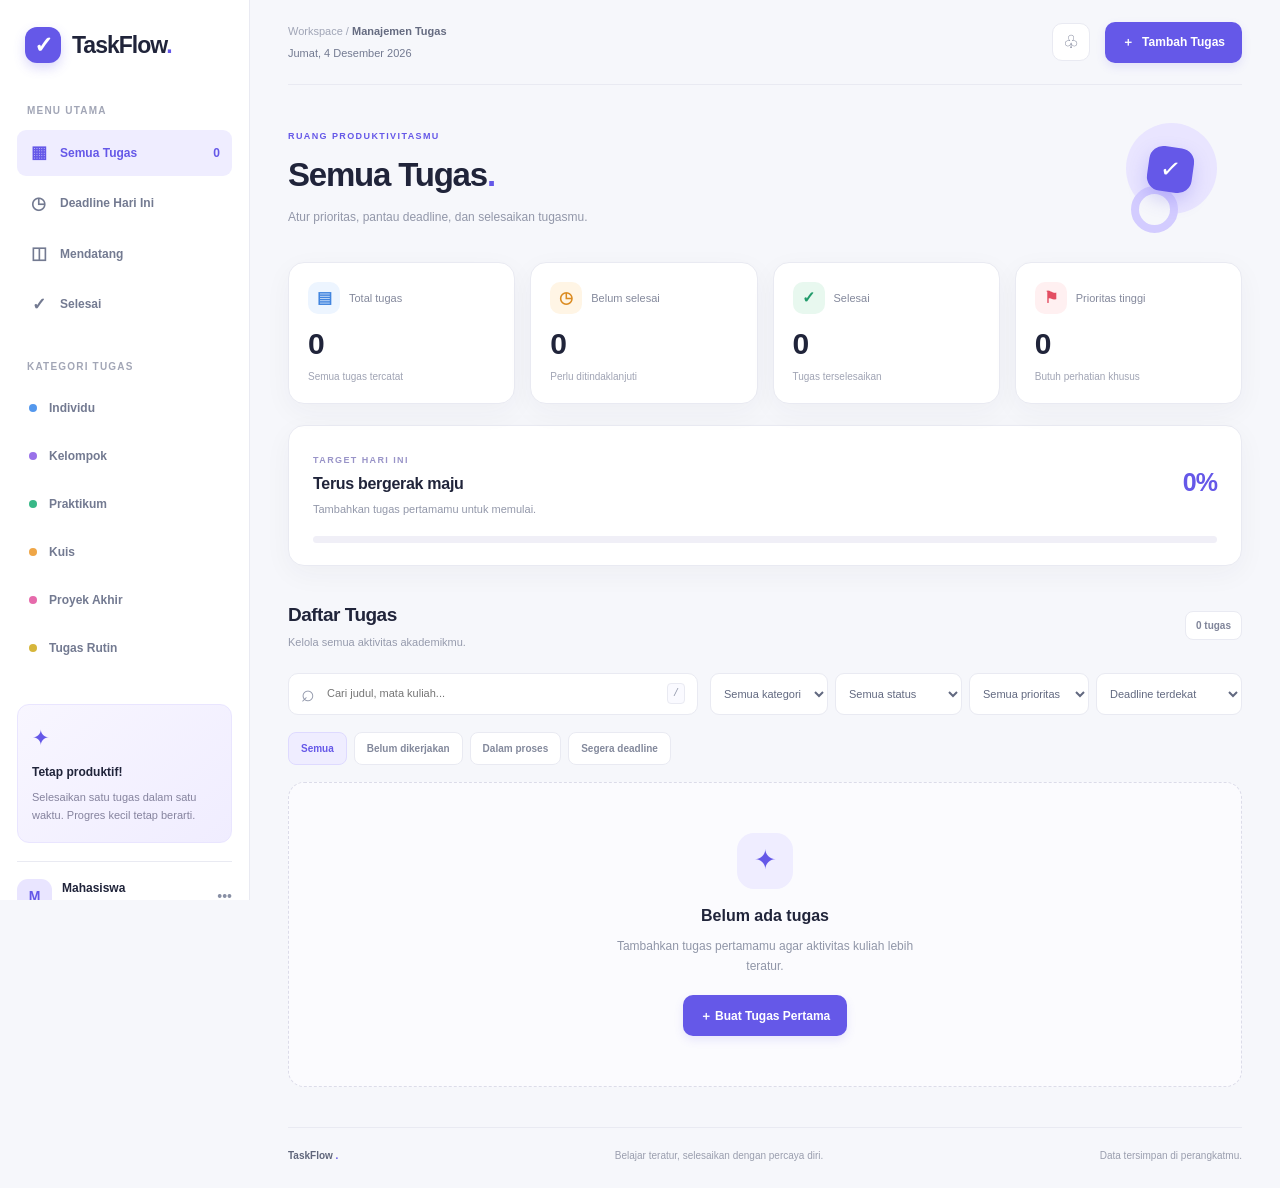
<file: index.html>
<!DOCTYPE html>
<html lang="id">
<head>
  <meta charset="UTF-8">
  <meta name="viewport" content="width=device-width, initial-scale=1.0">
  <meta name="theme-color" content="#f6f7fb">
  <meta name="description" content="Aplikasi manajemen tugas dan deadline mahasiswa">
  <title>TaskFlow — Manajemen Tugas Mahasiswa</title>
  <link rel="stylesheet" href="style.css">
  <script src="app.js" defer></script>
</head>
<body>
  <div class="app-layout">
    <aside class="sidebar" id="sidebar">
      <a href="#" class="brand" aria-label="TaskFlow beranda">
        <span class="brand-icon">✓</span>
        <span>TaskFlow<span class="brand-dot">.</span></span>
      </a>

      <div class="sidebar-label">MENU UTAMA</div>
      <nav class="navigation" aria-label="Navigasi utama">
        <button class="nav-item active" data-view="all">
          <span>▦</span> Semua Tugas
          <span class="nav-count" id="allCount">0</span>
        </button>
        <button class="nav-item" data-view="today">
          <span>◷</span> Deadline Hari Ini
        </button>
        <button class="nav-item" data-view="upcoming">
          <span>◫</span> Mendatang
        </button>
        <button class="nav-item" data-view="completed">
          <span>✓</span> Selesai
        </button>
      </nav>

      <div class="sidebar-label category-heading">KATEGORI TUGAS</div>
      <nav class="navigation" aria-label="Kategori tugas">
        <button class="nav-item category-nav" data-category="Individu">
          <span class="category-dot dot-blue"></span> Individu
        </button>
        <button class="nav-item category-nav" data-category="Kelompok">
          <span class="category-dot dot-purple"></span> Kelompok
        </button>
        <button class="nav-item category-nav" data-category="Praktikum">
          <span class="category-dot dot-green"></span> Praktikum
        </button>
        <button class="nav-item category-nav" data-category="Kuis">
          <span class="category-dot dot-orange"></span> Kuis
        </button>
        <button class="nav-item category-nav" data-category="Proyek Akhir">
          <span class="category-dot dot-pink"></span> Proyek Akhir
        </button>
        <button class="nav-item category-nav" data-category="Tugas Rutin">
          <span class="category-dot dot-yellow"></span> Tugas Rutin
        </button>
      </nav>

      <div class="sidebar-bottom">
        <div class="tip-card">
          <span class="tip-icon">✦</span>
          <strong>Tetap produktif!</strong>
          <p>Selesaikan satu tugas dalam satu waktu. Progres kecil tetap berarti.</p>
        </div>
        <div class="profile">
          <div class="avatar">M</div>
          <div class="profile-info">
            <strong>Mahasiswa</strong>
            <span>Student workspace</span>
          </div>
          <span class="profile-menu">•••</span>
        </div>
      </div>
    </aside>

    <main class="main-content">
      <header class="topbar">
        <div class="topbar-left">
          <button class="icon-button menu-toggle" id="menuToggle"
            aria-label="Buka navigasi" aria-expanded="false">☰</button>
          <div>
            <div class="breadcrumb">Workspace / <span>Manajemen Tugas</span></div>
            <p class="date-label" id="currentDate">Dashboard mahasiswa</p>
          </div>
        </div>
        <div class="topbar-actions">
          <button class="icon-button notification-button" id="notificationButton"
            aria-label="Lihat pengingat" title="Lihat tugas mendekati deadline">
            ♧ <span class="notification-dot" id="notificationDot" hidden></span>
          </button>
          <button class="button button-primary desktop-add" id="addTaskTop">
            <span>＋</span> Tambah Tugas
          </button>
        </div>
      </header>

      <section class="welcome-section">
        <div>
          <p class="eyebrow">RUANG PRODUKTIVITASMU</p>
          <h1 id="pageTitle">Semua Tugas<span class="heading-period">.</span></h1>
          <p class="welcome-description">Atur prioritas, pantau deadline, dan selesaikan tugasmu.</p>
        </div>
        <div class="welcome-decoration" aria-hidden="true">
          <span class="decoration-circle circle-one"></span>
          <span class="decoration-circle circle-two"></span>
          <span class="decoration-check">✓</span>
        </div>
      </section>

      <section class="stats-grid" aria-label="Ringkasan tugas">
        <article class="stat-card">
          <div class="stat-top">
            <span class="stat-icon stat-icon-blue">▤</span>
            <span class="stat-caption">Total tugas</span>
          </div>
          <div class="stat-number" id="totalStat">0</div>
          <p class="stat-foot">Semua tugas tercatat</p>
        </article>
        <article class="stat-card">
          <div class="stat-top">
            <span class="stat-icon stat-icon-orange">◷</span>
            <span class="stat-caption">Belum selesai</span>
          </div>
          <div class="stat-number" id="pendingStat">0</div>
          <p class="stat-foot">Perlu ditindaklanjuti</p>
        </article>
        <article class="stat-card">
          <div class="stat-top">
            <span class="stat-icon stat-icon-green">✓</span>
            <span class="stat-caption">Selesai</span>
          </div>
          <div class="stat-number" id="completedStat">0</div>
          <p class="stat-foot">Tugas terselesaikan</p>
        </article>
        <article class="stat-card">
          <div class="stat-top">
            <span class="stat-icon stat-icon-red">⚑</span>
            <span class="stat-caption">Prioritas tinggi</span>
          </div>
          <div class="stat-number" id="highStat">0</div>
          <p class="stat-foot">Butuh perhatian khusus</p>
        </article>
      </section>

      <section class="progress-panel">
        <div class="progress-copy">
          <div>
            <span class="section-kicker">TARGET HARI INI</span>
            <h2>Terus bergerak maju</h2>
            <p id="progressText">Belum ada tugas yang diselesaikan.</p>
          </div>
          <strong class="progress-percentage" id="progressPercent">0%</strong>
        </div>
        <div class="progress-track">
          <div class="progress-fill" id="progressFill"></div>
        </div>
      </section>

      <section class="tasks-section" id="tasksSection">
        <div class="section-header">
          <div>
            <h2>Daftar Tugas</h2>
            <p id="taskListDescription">Kelola semua aktivitas akademikmu.</p>
          </div>
          <span class="result-count" id="resultCount">0 tugas</span>
        </div>

        <div class="toolbar">
          <label class="search-box">
            <span aria-hidden="true">⌕</span>
            <input type="search" id="searchInput"
              placeholder="Cari judul, mata kuliah..." autocomplete="off">
            <kbd>/</kbd>
          </label>
          <div class="toolbar-filters">
            <select id="categoryFilter" aria-label="Filter kategori">
              <option value="all">Semua kategori</option>
              <option>Individu</option>
              <option>Kelompok</option>
              <option>Praktikum</option>
              <option>Kuis</option>
              <option>Proyek Akhir</option>
              <option>Tugas Rutin</option>
            </select>
            <select id="statusFilter" aria-label="Filter status">
              <option value="all">Semua status</option>
              <option value="Belum Dikerjakan">Belum Dikerjakan</option>
              <option value="Proses">Proses</option>
              <option value="Selesai">Selesai</option>
            </select>
            <select id="priorityFilter" aria-label="Filter prioritas">
              <option value="all">Semua prioritas</option>
              <option value="Tinggi">Prioritas tinggi</option>
              <option value="Sedang">Prioritas sedang</option>
              <option value="Rendah">Prioritas rendah</option>
            </select>
            <select id="sortFilter" aria-label="Urutkan tugas">
              <option value="deadline">Deadline terdekat</option>
              <option value="priority">Prioritas tertinggi</option>
              <option value="newest">Terbaru ditambahkan</option>
              <option value="oldest">Terlama ditambahkan</option>
            </select>
          </div>
        </div>

        <div class="quick-filters" aria-label="Filter cepat">
          <button class="quick-filter active" data-quick="all">Semua</button>
          <button class="quick-filter" data-quick="Belum Dikerjakan">Belum dikerjakan</button>
          <button class="quick-filter" data-quick="Proses">Dalam proses</button>
          <button class="quick-filter" data-quick="dueSoon">Segera deadline</button>
        </div>

        <div class="task-list" id="taskList" aria-live="polite"></div>

        <div class="empty-state" id="emptyState" hidden>
          <div class="empty-illustration">✦</div>
          <h3 id="emptyTitle">Belum ada tugas</h3>
          <p id="emptyDescription">Tambahkan tugas pertamamu agar aktivitas kuliah lebih teratur.</p>
          <button class="button button-primary" id="emptyAddButton">＋ Buat Tugas Pertama</button>
        </div>
      </section>

      <footer class="page-footer">
        <span>TaskFlow <span class="brand-dot">.</span></span>
        <span>Belajar teratur, selesaikan dengan percaya diri.</span>
        <span>Data tersimpan di perangkatmu.</span>
      </footer>
    </main>
  </div>

  <button class="fab" id="fabAdd" aria-label="Tambah tugas baru">＋</button>
  <div class="sidebar-overlay" id="sidebarOverlay"></div>

  <dialog class="task-dialog" id="taskDialog" aria-labelledby="dialogTitle">
    <form id="taskForm">
      <div class="dialog-header">
        <div>
          <p class="eyebrow">WORKSPACE AKADEMIK</p>
          <h2 id="dialogTitle">Tambah Tugas</h2>
          <p>Lengkapi detail tugas agar lebih mudah dikelola.</p>
        </div>
        <button type="button" class="icon-button close-dialog"
          id="closeDialog" aria-label="Tutup formulir">×</button>
      </div>

      <input type="hidden" id="taskId">

      <div class="form-grid">
        <div class="form-field full-width">
          <label for="taskTitle">Judul tugas <span>*</span></label>
          <input id="taskTitle" name="title" type="text" maxlength="120"
            placeholder="Contoh: Laporan praktikum basis data" required>
          <small class="field-hint">Gunakan judul yang jelas dan mudah dikenali.</small>
        </div>

        <div class="form-field">
          <label for="course">Mata kuliah <span>*</span></label>
          <input id="course" name="course" type="text" maxlength="100"
            placeholder="Contoh: Pemrograman Web" required>
        </div>

        <div class="form-field">
          <label for="category">Kategori <span>*</span></label>
          <select id="category" name="category" required>
            <option value="Individu">Individu</option>
            <option value="Kelompok">Kelompok</option>
            <option value="Praktikum">Praktikum</option>
            <option value="Kuis">Kuis</option>
            <option value="Proyek Akhir">Proyek Akhir</option>
            <option value="Tugas Rutin">Tugas Rutin</option>
          </select>
        </div>

        <div class="form-field">
          <label for="priority">Prioritas <span>*</span></label>
          <select id="priority" name="priority" required>
            <option value="Tinggi">🔴 Tinggi</option>
            <option value="Sedang" selected>🟠 Sedang</option>
            <option value="Rendah">🟢 Rendah</option>
          </select>
        </div>

        <div class="form-field">
          <label for="status">Status pengerjaan <span>*</span></label>
          <select id="status" name="status" required>
            <option value="Belum Dikerjakan">Belum Dikerjakan</option>
            <option value="Proses">Proses</option>
            <option value="Selesai">Selesai</option>
          </select>
        </div>

        <div class="form-field full-width">
          <label for="deadline">Tanggal dan waktu deadline <span>*</span></label>
          <input id="deadline" name="deadline" type="datetime-local" required>
          <small class="field-hint">Deadline lampau diperbolehkan untuk mencatat tugas terlambat.</small>
        </div>

        <div class="form-field full-width">
          <label for="description">Catatan tugas</label>
          <textarea id="description" name="description" rows="3" maxlength="1000"
            placeholder="Instruksi dosen, pembagian tugas, atau catatan penting..."></textarea>
        </div>
      </div>

      <div class="dialog-actions">
        <button type="button" class="button button-secondary" id="cancelDialog">Batal</button>
        <button type="submit" class="button button-primary" id="saveTaskButton">
          Simpan Tugas
        </button>
      </div>
    </form>
  </dialog>

  <div class="toast-container" id="toastContainer" aria-live="polite" aria-atomic="true"></div>
</body>
</html>
</file>
<file: style.css>
:root {
  --bg: #f6f7fb;
  --surface: #ffffff;
  --text: #20243a;
  --muted: #8990a5;
  --primary: #6558e8;
  --primary-dark: #5145d0;
  --primary-light: #efedff;
  --border: #e9eaf2;
  --red: #e34e62;
  --red-bg: #fff0f1;
  --orange: #db8b20;
  --orange-bg: #fff5e5;
  --green: #229b6b;
  --green-bg: #e8f8ef;
  --blue: #4285df;
  --purple: #8964dc;
  --shadow: 0 8px 28px rgba(35, 39, 75, .045);
  --radius: 16px;
}

* {
  box-sizing: border-box;
}

html {
  scroll-behavior: smooth;
}

body {
  margin: 0;
  background: var(--bg);
  color: var(--text);
  font-family: Inter, -apple-system, BlinkMacSystemFont, "Segoe UI",
    Roboto, sans-serif;
  font-size: 14px;
  line-height: 1.5;
}

button, input, select, textarea {
  font: inherit;
}

button {
  cursor: pointer;
}

button:focus-visible, input:focus-visible, select:focus-visible,
textarea:focus-visible, a:focus-visible {
  outline: 3px solid #aaa2ff;
  outline-offset: 3px;
}

button:disabled {
  cursor: not-allowed;
  opacity: .6;
}

[hidden] {
  display: none !important;
}

.app-layout {
  min-height: 100vh;
}

.sidebar {
  position: fixed;
  inset: 0 auto 0 0;
  z-index: 30;
  display: flex;
  flex-direction: column;
  width: 250px;
  padding: 27px 17px 15px;
  overflow-y: auto;
  background: var(--surface);
  border-right: 1px solid var(--border);
}

.brand {
  display: flex;
  align-items: center;
  gap: 11px;
  margin: 0 8px 40px;
  color: var(--text);
  font-size: 23px;
  font-weight: 800;
  letter-spacing: -1px;
  text-decoration: none;
}

.brand-icon {
  display: grid;
  width: 36px;
  height: 36px;
  place-items: center;
  border-radius: 12px;
  color: white;
  background: var(--primary);
  font-size: 23px;
  box-shadow: 0 5px 12px #6558e83b;
}

.brand-dot, .heading-period {
  color: var(--primary);
}

.sidebar-label {
  margin: 0 10px 12px;
  color: #a2a6b6;
  font-size: 10px;
  font-weight: 800;
  letter-spacing: 1.2px;
}

.navigation {
  display: grid;
  gap: 5px;
}

.nav-item {
  display: flex;
  align-items: center;
  gap: 12px;
  width: 100%;
  min-height: 43px;
  padding: 10px 12px;
  border: 0;
  border-radius: 9px;
  background: transparent;
  color: #737a91;
  text-align: left;
  font-size: 12px;
  font-weight: 600;
  transition: background .2s, color .2s;
}

.nav-item > span:first-child {
  width: 19px;
  text-align: center;
  font-size: 17px;
}

.nav-item:hover {
  color: var(--primary);
  background: #f8f7ff;
}

.nav-item.active {
  color: var(--primary);
  background: var(--primary-light);
  font-weight: 750;
}

.nav-count {
  margin-left: auto;
  font-size: 12px;
}

.category-heading {
  margin-top: 32px;
}

.category-dot {
  display: inline-block;
  flex: 0 0 8px;
  width: 8px;
  height: 8px;
  border-radius: 50%;
}

.dot-blue { background: #5498ed; }
.dot-purple { background: #9971e9; }
.dot-green { background: #38b887; }
.dot-orange { background: #efa647; }
.dot-pink { background: #e66aab; }
.dot-yellow { background: #d6b63b; }

.sidebar-bottom {
  margin-top: auto;
  padding-top: 35px;
}

.tip-card {
  padding: 17px 14px;
  border: 1px solid #e9e5ff;
  border-radius: 12px;
  background: linear-gradient(140deg, #f8f6ff, #f0edff);
}

.tip-icon {
  display: block;
  margin-bottom: 7px;
  color: var(--primary);
  font-size: 21px;
}

.tip-card strong {
  font-size: 12px;
}

.tip-card p {
  margin: 6px 0 0;
  color: #85839e;
  font-size: 11px;
  line-height: 1.7;
}

.profile {
  display: flex;
  align-items: center;
  gap: 10px;
  margin-top: 18px;
  padding-top: 17px;
  border-top: 1px solid var(--border);
}

.avatar {
  display: grid;
  flex: 0 0 35px;
  width: 35px;
  height: 35px;
  place-items: center;
  border-radius: 11px;
  background: #e9e5ff;
  color: var(--primary);
  font-weight: 800;
}

.profile-info {
  display: grid;
  gap: 2px;
}

.profile-info strong {
  font-size: 12px;
}

.profile-info span {
  color: var(--muted);
  font-size: 10px;
}

.profile-menu {
  margin-left: auto;
  color: var(--muted);
}

.main-content {
  min-width: 0;
  max-width: 1800px;
  margin-left: 250px;
  padding: 0 38px;
}

.topbar {
  display: flex;
  min-height: 85px;
  align-items: center;
  justify-content: space-between;
  gap: 15px;
  border-bottom: 1px solid var(--border);
}

.topbar-left, .topbar-actions {
  display: flex;
  align-items: center;
  gap: 15px;
}

.breadcrumb {
  color: #a0a5b6;
  font-size: 11px;
}

.breadcrumb span {
  color: #656b80;
  font-weight: 600;
}

.date-label {
  margin: 5px 0 0;
  color: #737a91;
  font-size: 11px;
}

.icon-button {
  position: relative;
  display: grid;
  flex: 0 0 38px;
  width: 38px;
  height: 38px;
  place-items: center;
  border: 1px solid var(--border);
  border-radius: 10px;
  background: white;
  color: #737990;
  font-size: 18px;
  transition: background .2s;
}

.icon-button:hover {
  background: #f4f2ff;
}

.menu-toggle {
  display: none;
}

.notification-dot {
  position: absolute;
  top: 7px;
  right: 7px;
  width: 7px;
  height: 7px;
  border: 1px solid white;
  border-radius: 50%;
  background: var(--red);
}

.button {
  display: inline-flex;
  align-items: center;
  justify-content: center;
  gap: 8px;
  min-height: 41px;
  padding: 0 16px;
  border: 1px solid transparent;
  border-radius: 10px;
  font-size: 12px;
  font-weight: 700;
  transition: transform .18s, background .18s, box-shadow .18s;
}

.button:active {
  transform: scale(.98);
}

.button-primary {
  background: var(--primary);
  color: white;
  box-shadow: 0 4px 10px #6558e821;
}

.button-primary:hover {
  background: var(--primary-dark);
  box-shadow: 0 6px 15px #6558e82e;
}

.button-secondary {
  border-color: var(--border);
  background: white;
  color: #737990;
}

.button-secondary:hover {
  background: #f6f6fb;
}

.welcome-section {
  position: relative;
  display: flex;
  min-height: 177px;
  align-items: center;
  justify-content: space-between;
  overflow: hidden;
  padding: 28px 0 20px;
}

.eyebrow, .section-kicker {
  margin: 0 0 7px;
  color: var(--primary);
  font-size: 9px;
  font-weight: 800;
  letter-spacing: 1.4px;
}

.welcome-section h1 {
  margin: 0;
  font-size: clamp(25px, 3vw, 33px);
  font-weight: 800;
  letter-spacing: -1.2px;
}

.welcome-description {
  margin: 8px 0 0;
  color: #9297a9;
  font-size: 12px;
}

.welcome-decoration {
  position: relative;
  flex: 0 0 115px;
  height: 110px;
  margin-right: 25px;
}

.decoration-circle {
  position: absolute;
  display: block;
  border-radius: 50%;
}

.circle-one {
  top: 0;
  right: 0;
  width: 91px;
  height: 91px;
  background: #e9e5ff;
}

.circle-two {
  right: 39px;
  bottom: 0;
  width: 47px;
  height: 47px;
  border: 8px solid #d3ccff;
  background: #f6f7fb;
}

.decoration-check {
  position: absolute;
  top: 24px;
  right: 24px;
  display: grid;
  width: 45px;
  height: 45px;
  place-items: center;
  border-radius: 14px;
  background: var(--primary);
  color: white;
  font-size: 25px;
  transform: rotate(8deg);
  box-shadow: 0 8px 18px #6558e840;
}

.stats-grid {
  display: grid;
  grid-template-columns: repeat(4, minmax(0, 1fr));
  gap: 15px;
}

.stat-card {
  min-width: 0;
  padding: 19px;
  border: 1px solid var(--border);
  border-radius: var(--radius);
  background: white;
  box-shadow: var(--shadow);
  transition: transform .2s, box-shadow .2s;
}

.stat-card:hover {
  transform: translateY(-2px);
  box-shadow: 0 12px 30px #25264a0c;
}

.stat-top {
  display: flex;
  align-items: center;
  gap: 9px;
}

.stat-icon {
  display: grid;
  flex: 0 0 32px;
  width: 32px;
  height: 32px;
  place-items: center;
  border-radius: 10px;
  font-size: 16px;
  font-weight: 800;
}

.stat-icon-blue { color: var(--blue); background: #edf5ff; }
.stat-icon-orange { color: var(--orange); background: var(--orange-bg); }
.stat-icon-green { color: var(--green); background: var(--green-bg); }
.stat-icon-red { color: var(--red); background: var(--red-bg); }

.stat-caption {
  overflow: hidden;
  color: #84899c;
  font-size: 11px;
  text-overflow: ellipsis;
  white-space: nowrap;
}

.stat-number {
  margin-top: 13px;
  font-size: 30px;
  font-weight: 800;
  line-height: 1.1;
  letter-spacing: -1px;
}

.stat-foot {
  margin: 9px 0 0;
  color: #a0a4b4;
  font-size: 10px;
}

.progress-panel {
  margin-top: 21px;
  padding: 22px 24px;
  border: 1px solid var(--border);
  border-radius: var(--radius);
  background: white;
  box-shadow: var(--shadow);
}

.progress-copy {
  display: flex;
  align-items: center;
  justify-content: space-between;
  gap: 12px;
}

.section-kicker {
  color: #9994c8;
  font-size: 9px;
}

.progress-copy h2 {
  margin: 3px 0 0;
  font-size: 16px;
  letter-spacing: -.3px;
}

.progress-copy p {
  margin: 5px 0 0;
  color: #9398aa;
  font-size: 11px;
}

.progress-percentage {
  color: var(--primary);
  font-size: 25px;
  letter-spacing: -1px;
}

.progress-track {
  height: 7px;
  margin-top: 18px;
  overflow: hidden;
  border-radius: 10px;
  background: #f0eff7;
}

.progress-fill {
  width: 0;
  height: 100%;
  border-radius: inherit;
  background: linear-gradient(90deg, #8b7dff, var(--primary));
  transition: width .4s ease;
}

.tasks-section {
  margin-top: 35px;
}

.section-header {
  display: flex;
  align-items: center;
  justify-content: space-between;
  gap: 15px;
}

.section-header h2 {
  margin: 0;
  font-size: 19px;
  font-weight: 800;
  letter-spacing: -.5px;
}

.section-header p {
  margin: 5px 0 0;
  color: #969bad;
  font-size: 11px;
}

.result-count {
  flex-shrink: 0;
  padding: 6px 10px;
  border: 1px solid var(--border);
  border-radius: 8px;
  background: white;
  color: #7f8499;
  font-size: 10px;
  font-weight: 700;
}

.toolbar {
  display: grid;
  grid-template-columns: minmax(180px, 1fr) auto;
  gap: 12px;
  margin-top: 22px;
}

.search-box {
  display: flex;
  min-width: 0;
  height: 42px;
  align-items: center;
  gap: 10px;
  padding: 0 12px;
  border: 1px solid var(--border);
  border-radius: 10px;
  background: white;
  color: #9298ab;
}

.search-box > span {
  font-size: 23px;
}

.search-box input {
  width: 100%;
  min-width: 0;
  border: 0;
  outline: none;
  background: transparent;
  color: var(--text);
  font-size: 11px;
}

.search-box input:focus-visible {
  outline: none;
}

.search-box kbd {
  padding: 2px 5px;
  border: 1px solid var(--border);
  border-radius: 4px;
  background: #fafaff;
  font-size: 10px;
}

.toolbar-filters {
  display: flex;
  flex-wrap: wrap;
  gap: 7px;
}

.toolbar-filters select, .form-field select,
.form-field input, .form-field textarea {
  min-width: 0;
  border: 1px solid var(--border);
  border-radius: 9px;
  background: white;
  color: #626980;
  font-size: 11px;
}

.toolbar-filters select {
  max-width: 160px;
  height: 42px;
  padding: 0 9px;
}

.quick-filters {
  display: flex;
  gap: 7px;
  margin: 17px 0;
  overflow-x: auto;
  scrollbar-width: thin;
}

.quick-filter {
  flex-shrink: 0;
  padding: 8px 12px;
  border: 1px solid var(--border);
  border-radius: 8px;
  background: white;
  color: #83899c;
  font-size: 10px;
  font-weight: 600;
  transition: .2s;
}

.quick-filter:hover, .quick-filter.active {
  border-color: #dedaff;
  background: var(--primary-light);
  color: var(--primary);
}

.task-list {
  display: grid;
  grid-template-columns: repeat(2, minmax(0, 1fr));
  gap: 13px;
}

.task-card {
  min-width: 0;
  padding: 17px;
  border: 1px solid var(--border);
  border-radius: 14px;
  background: white;
  box-shadow: var(--shadow);
  animation: card-in .25s ease both;
  transition: border-color .2s, transform .2s;
}

.task-card:hover {
  border-color: #d9d4ff;
  transform: translateY(-2px);
}

@keyframes card-in {
  from { opacity: 0; transform: translateY(6px); }
  to { opacity: 1; transform: translateY(0); }
}

.task-card.is-overdue {
  border-left: 3px solid var(--red);
}

.task-card.is-done {
  background: #fcfdfc;
}

.task-card.is-done .task-title {
  color: #8d93a2;
  text-decoration: line-through;
  text-decoration-color: #b9beca;
}

.task-card-top {
  display: flex;
  align-items: center;
  justify-content: space-between;
  gap: 9px;
}

.task-badges {
  display: flex;
  flex-wrap: wrap;
  gap: 6px;
}

.badge {
  display: inline-flex;
  align-items: center;
  gap: 5px;
  max-width: 100%;
  padding: 5px 8px;
  border-radius: 6px;
  font-size: 9px;
  font-weight: 700;
}

.category-individu { background: #edf4ff; color: #397bc5; }
.category-kelompok { background: #f2ecff; color: #8559ca; }
.category-praktikum { background: #e6f8ef; color: #218c62; }
.category-kuis { background: #fff2e1; color: #bd791f; }
.category-proyek-akhir { background: #ffeaf3; color: #c34d84; }
.category-tugas-rutin { background: #fff8d9; color: #9a7c17; }

.priority-tinggi { background: var(--red-bg); color: var(--red); }
.priority-sedang { background: var(--orange-bg); color: var(--orange); }
.priority-rendah { background: var(--green-bg); color: var(--green); }

.task-more {
  position: relative;
}

.task-menu-button {
  display: grid;
  width: 30px;
  height: 30px;
  place-items: center;
  border: 0;
  border-radius: 8px;
  background: transparent;
  color: #999eb0;
  font-size: 17px;
}

.task-menu-button:hover {
  background: #f5f4fc;
  color: var(--primary);
}

.task-title {
  margin: 13px 0 4px;
  overflow-wrap: anywhere;
  font-size: 14px;
  font-weight: 800;
  line-height: 1.45;
}

.task-course {
  margin: 0;
  color: #9096a8;
  font-size: 10px;
}

.task-description {
  margin: 10px 0 0;
  overflow-wrap: anywhere;
  color: #777e92;
  font-size: 11px;
  line-height: 1.7;
  white-space: pre-wrap;
}

.task-meta {
  display: flex;
  align-items: flex-start;
  gap: 8px;
  margin-top: 17px;
  padding-top: 13px;
  border-top: 1px solid #f0f0f6;
}

.deadline-icon {
  flex-shrink: 0;
  color: #959aab;
  font-size: 15px;
}

.deadline-copy {
  display: grid;
  gap: 3px;
  min-width: 0;
}

.deadline-copy strong {
  font-size: 10px;
  font-weight: 700;
  overflow-wrap: anywhere;
}

.deadline-copy span {
  color: #9297a9;
  font-size: 9px;
}

.deadline-copy .deadline-danger {
  color: var(--red);
}

.deadline-copy .deadline-soon {
  color: var(--orange);
}

.deadline-copy .deadline-safe {
  color: var(--green);
}

.task-bottom {
  display: flex;
  align-items: center;
  justify-content: space-between;
  gap: 8px;
  margin-top: 14px;
}

.status-select {
  max-width: 66%;
  min-height: 32px;
  padding: 5px 24px 5px 9px;
  border: 1px solid var(--border);
  border-radius: 8px;
  background: #fafaff;
  color: #6d7388;
  font-size: 10px;
  font-weight: 650;
}

.status-select.status-selesai {
  border-color: #d6f1e1;
  background: var(--green-bg);
  color: var(--green);
}

.status-select.status-proses {
  border-color: #f5e3bc;
  background: #fff8e9;
  color: #aa791c;
}

.task-actions {
  display: flex;
  gap: 5px;
}

.task-action {
  display: grid;
  width: 30px;
  height: 30px;
  place-items: center;
  border: 1px solid var(--border);
  border-radius: 8px;
  background: white;
  color: #7e8498;
  font-size: 13px;
}

.task-action:hover {
  border-color: #d9d3ff;
  background: var(--primary-light);
  color: var(--primary);
}

.task-action.delete:hover {
  border-color: #ffd8dc;
  background: var(--red-bg);
  color: var(--red);
}

.empty-state {
  padding: 50px 18px;
  border: 1px dashed #dcdce9;
  border-radius: var(--radius);
  background: #fbfbfe;
  text-align: center;
}

.empty-illustration {
  display: grid;
  width: 56px;
  height: 56px;
  place-items: center;
  margin: 0 auto 15px;
  border-radius: 17px;
  background: var(--primary-light);
  color: var(--primary);
  font-size: 27px;
}

.empty-state h3 {
  margin: 0;
  font-size: 16px;
}

.empty-state p {
  max-width: 320px;
  margin: 8px auto 19px;
  color: #9096a8;
  font-size: 12px;
  line-height: 1.7;
}

.page-footer {
  display: flex;
  flex-wrap: wrap;
  align-items: center;
  justify-content: space-between;
  gap: 9px;
  margin-top: 40px;
  padding: 20px 0 25px;
  border-top: 1px solid var(--border);
  color: #9a9eae;
  font-size: 10px;
}

.page-footer > span:first-child {
  color: #60667b;
  font-weight: 800;
}

.fab {
  display: none;
}

.sidebar-overlay {
  display: none;
}

.task-dialog {
  width: min(560px, calc(100% - 28px));
  max-width: none;
  max-height: min(88vh, 900px);
  padding: 0;
  overflow: auto;
  border: 1px solid var(--border);
  border-radius: 19px;
  background: white;
  color: var(--text);
  box-shadow: 0 25px 100px #20243a2b;
}

.task-dialog::backdrop {
  background: #20243a75;
  backdrop-filter: blur(3px);
}

.task-dialog[open] {
  animation: dialog-in .2s ease both;
}

@keyframes dialog-in {
  from { opacity: 0; transform: translateY(10px) scale(.99); }
  to { opacity: 1; transform: translateY(0) scale(1); }
}

.task-dialog form {
  padding: 27px;
}

.dialog-header {
  display: flex;
  align-items: flex-start;
  justify-content: space-between;
  gap: 15px;
  margin-bottom: 23px;
}

.dialog-header .eyebrow {
  margin-bottom: 6px;
}

.dialog-header h2 {
  margin: 0;
  font-size: 23px;
  letter-spacing: -.7px;
}

.dialog-header p:last-child {
  margin: 7px 0 0;
  color: #9297a9;
  font-size: 11px;
}

.close-dialog {
  flex-shrink: 0;
  font-size: 24px;
}

.form-grid {
  display: grid;
  grid-template-columns: repeat(2, minmax(0, 1fr));
  gap: 17px 13px;
}

.form-field {
  display: flex;
  min-width: 0;
  flex-direction: column;
  gap: 7px;
}

.full-width {
  grid-column: 1 / -1;
}

.form-field label {
  color: #555c73;
  font-size: 11px;
  font-weight: 750;
}

.form-field label > span {
  color: var(--red);
}

.form-field input, .form-field select, .form-field textarea {
  width: 100%;
  min-height: 42px;
  padding: 10px 12px;
  color: #454b60;
  font-size: 12px;
}

.form-field textarea {
  min-height: 85px;
  resize: vertical;
}

.form-field input::placeholder, .form-field textarea::placeholder {
  color: #b0b4c1;
}

.field-hint {
  color: #999eaf;
  font-size: 10px;
}

.dialog-actions {
  display: flex;
  justify-content: flex-end;
  gap: 9px;
  margin-top: 25px;
  padding-top: 18px;
  border-top: 1px solid var(--border);
}

.toast-container {
  position: fixed;
  z-index: 100;
  right: 22px;
  bottom: 22px;
  display: grid;
  width: min(360px, calc(100vw - 30px));
  gap: 10px;
  pointer-events: none;
}

.toast {
  padding: 13px 16px;
  border: 1px solid var(--border);
  border-left: 4px solid var(--primary);
  border-radius: 11px;
  background: white;
  color: #4b5268;
  box-shadow: 0 10px 35px #20243a1c;
  font-size: 12px;
  animation: card-in .2s ease both;
}

.toast.success { border-left-color: var(--green); }
.toast.error { border-left-color: var(--red); }
.toast.warning { border-left-color: var(--orange); }

@media (min-width: 1500px) {
  .main-content {
    padding-right: 55px;
    padding-left: 55px;
  }

  .task-list {
    grid-template-columns: repeat(3, minmax(0, 1fr));
  }
}

@media (max-width: 1200px) {
  .main-content {
    padding-right: 25px;
    padding-left: 25px;
  }

  .stats-grid {
    grid-template-columns: repeat(2, minmax(0, 1fr));
  }

  .toolbar {
    grid-template-columns: 1fr;
  }

  .toolbar-filters select {
    flex: 1 1 130px;
    max-width: none;
  }

  .task-list {
    grid-template-columns: repeat(2, minmax(0, 1fr));
  }
}

@media (max-width: 767px) {
  .sidebar {
    width: min(285px, 86vw);
    transform: translateX(-105%);
    transition: transform .25s ease;
    box-shadow: none;
  }

  .sidebar.is-open {
    transform: translateX(0);
    box-shadow: 15px 0 40px #20243a20;
  }

  .sidebar-overlay.is-visible {
    position: fixed;
    z-index: 25;
    inset: 0;
    display: block;
    background: #20243a55;
  }

  .main-content {
    margin-left: 0;
    padding: 0 17px;
  }

  .topbar {
    min-height: 72px;
  }

  .menu-toggle {
    display: grid;
  }

  .topbar-left {
    gap: 10px;
  }

  .breadcrumb {
    font-size: 10px;
  }

  .date-label {
    font-size: 10px;
  }

  .desktop-add {
    display: none;
  }

  .topbar-actions {
    gap: 8px;
  }

  .welcome-section {
    min-height: 145px;
    padding: 25px 0;
  }

  .welcome-section h1 {
    font-size: 26px;
  }

  .welcome-description {
    max-width: 260px;
    line-height: 1.8;
  }

  .welcome-decoration {
    flex: 0 0 67px;
    height: 75px;
    margin-right: 0;
  }

  .circle-one {
    width: 64px;
    height: 64px;
  }

  .circle-two {
    right: 27px;
    width: 32px;
    height: 32px;
    border-width: 5px;
  }

  .decoration-check {
    top: 17px;
    right: 16px;
    width: 33px;
    height: 33px;
    border-radius: 10px;
    font-size: 19px;
  }

  .stats-grid {
    gap: 10px;
  }

  .stat-card {
    padding: 14px;
    border-radius: 13px;
  }

  .stat-icon {
    flex-basis: 29px;
    width: 29px;
    height: 29px;
  }

  .stat-caption {
    font-size: 10px;
  }

  .stat-number {
    margin-top: 10px;
    font-size: 27px;
  }

  .stat-foot {
    font-size: 9px;
    line-height: 1.5;
  }

  .progress-panel {
    margin-top: 14px;
    padding: 17px;
  }

  .progress-copy h2 {
    font-size: 14px;
  }

  .progress-copy p {
    max-width: 240px;
    line-height: 1.7;
  }

  .progress-percentage {
    font-size: 23px;
  }

  .tasks-section {
    margin-top: 29px;
  }

  .section-header h2 {
    font-size: 17px;
  }

  .toolbar {
    gap: 10px;
    margin-top: 18px;
  }

  .toolbar-filters {
    display: grid;
    grid-template-columns: repeat(2, minmax(0, 1fr));
  }

  .toolbar-filters select {
    width: 100%;
    min-width: 0;
    padding: 0 7px;
    font-size: 10px;
  }

  .task-list {
    grid-template-columns: 1fr;
    gap: 11px;
  }

  .task-card {
    padding: 16px;
  }

  .task-title {
    font-size: 14px;
  }

  .quick-filters {
    padding-bottom: 3px;
  }

  .page-footer {
    padding-bottom: 90px;
  }

  .fab {
    position: fixed;
    z-index: 20;
    right: 20px;
    bottom: 22px;
    display: grid;
    width: 56px;
    height: 56px;
    place-items: center;
    border: 0;
    border-radius: 18px;
    background: var(--primary);
    color: white;
    box-shadow: 0 8px 24px #6558e855;
    font-size: 29px;
    transition: transform .2s;
  }

  .fab:active {
    transform: scale(.94);
  }

  .task-dialog {
    width: calc(100% - 20px);
    max-height: 91vh;
    border-radius: 17px;
  }

  .task-dialog form {
    padding: 20px 17px;
  }

  .dialog-header h2 {
    font-size: 21px;
  }

  .form-grid {
    gap: 15px 10px;
  }

  .toast-container {
    right: 12px;
    bottom: 90px;
    width: calc(100vw - 24px);
  }
}

@media (max-width: 380px) {
  .main-content {
    padding-right: 12px;
    padding-left: 12px;
  }

  .welcome-decoration {
    display: none;
  }

  .stat-card {
    padding: 12px;
  }

  .stat-top {
    gap: 6px;
  }

  .form-grid {
    grid-template-columns: 1fr;
  }

  .full-width {
    grid-column: auto;
  }
}

@media (prefers-reduced-motion: reduce) {
  *, *::before, *::after {
    scroll-behavior: auto !important;
    animation-duration: .01ms !important;
    animation-iteration-count: 1 !important;
    transition-duration: .01ms !important;
  }
}
</file>
